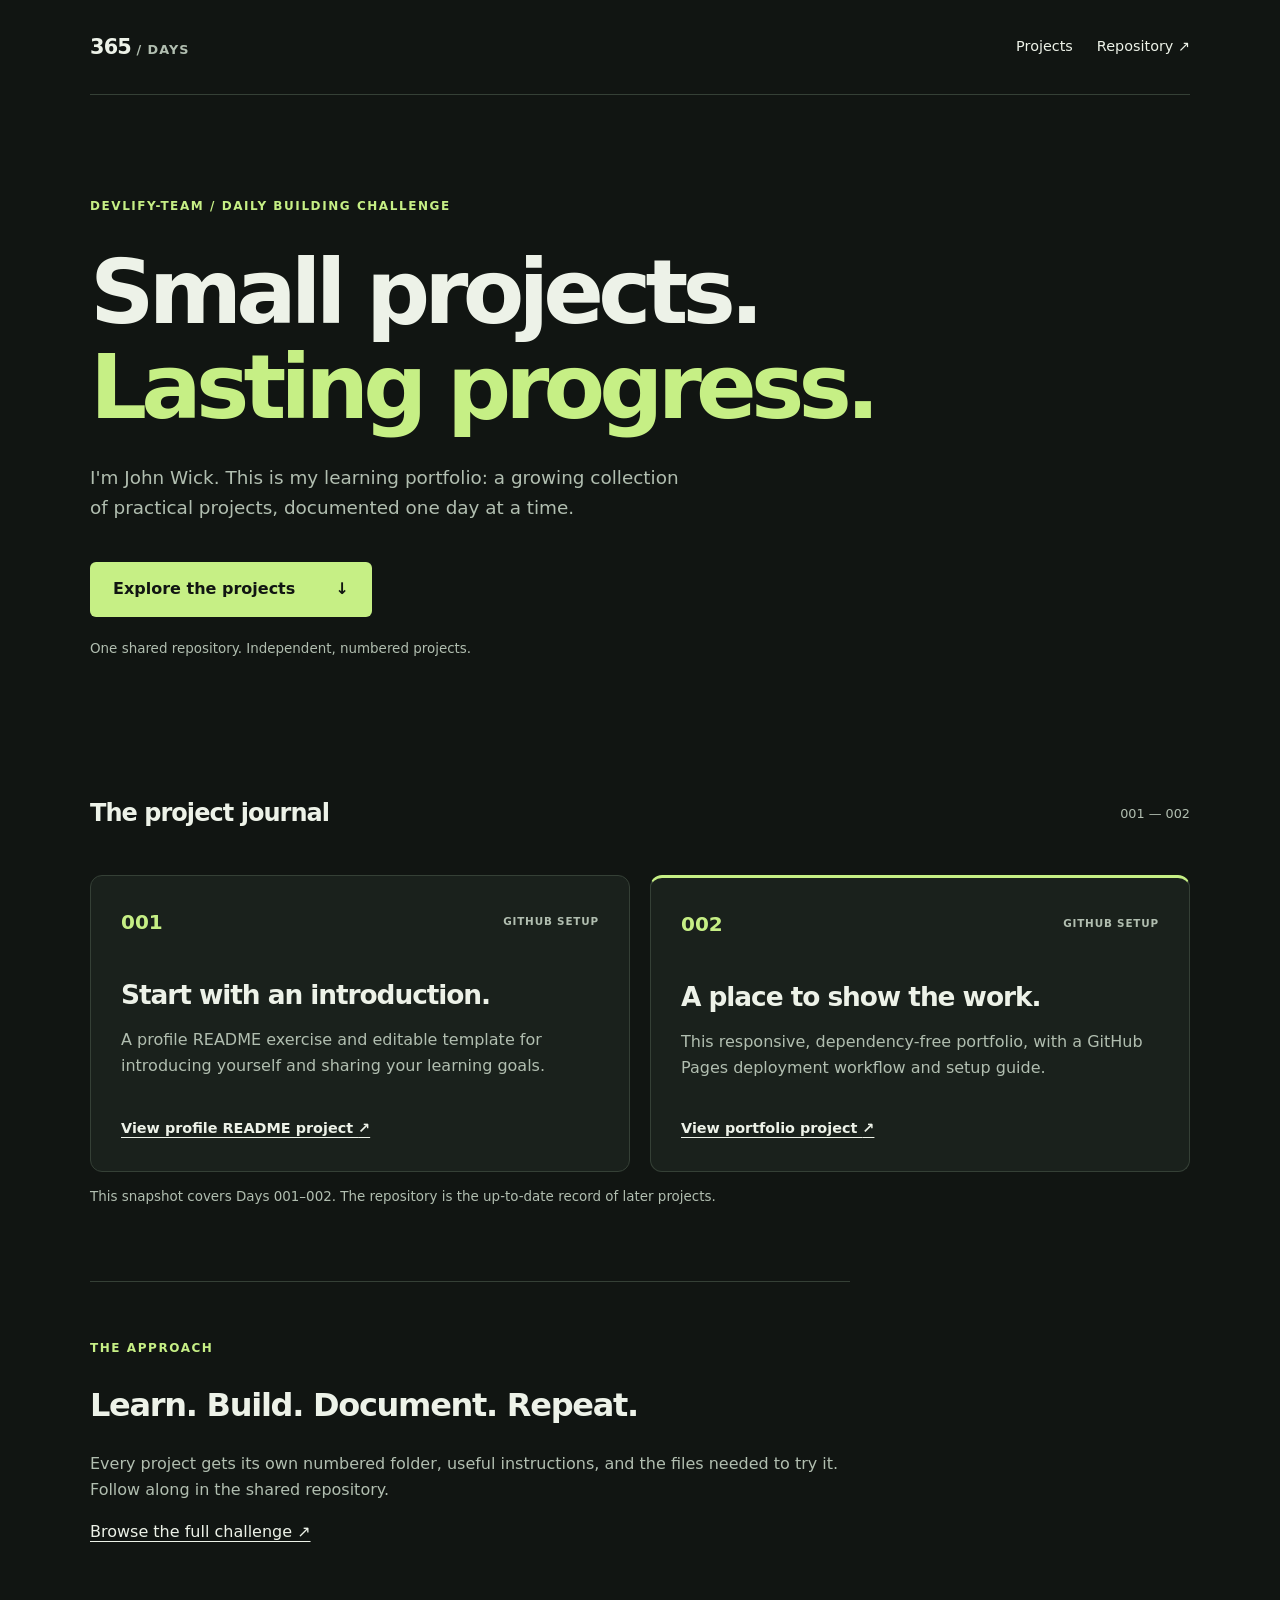
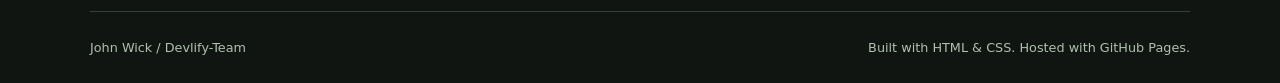
<file: 002/site/index.html>
<!doctype html>
<html lang="en">
<head>
  <meta charset="utf-8">
  <meta name="viewport" content="width=device-width, initial-scale=1">
  <meta name="description" content="John Wick's daily development projects with Devlify-Team: one repository, one project at a time.">
  <title>John Wick · 365 Days of Building</title>
  <link rel="stylesheet" href="styles.css">
</head>
<body>
  <a class="skip" href="#main">Skip to content</a>
  <header class="wrap header">
    <a class="brand" href="./" aria-label="365 Days home">365<span> / DAYS</span></a>
    <nav aria-label="Main navigation"><a href="#projects">Projects</a><a href="https://github.com/Devlify-Team/365-days">Repository ↗</a></nav>
  </header>
  <main id="main" class="wrap">
    <section class="hero" aria-labelledby="intro">
      <p class="eyebrow">DEVLIFY-TEAM / DAILY BUILDING CHALLENGE</p>
      <h1 id="intro">Small projects.<br><span>Lasting progress.</span></h1>
      <p class="intro">I'm John Wick. This is my learning portfolio: a growing collection of practical projects, documented one day at a time.</p>
      <a class="button" href="#projects">Explore the projects <span aria-hidden="true">↓</span></a>
      <p class="note">One shared repository. Independent, numbered projects.</p>
    </section>
    <section id="projects" class="projects" aria-labelledby="projects-title">
      <div class="section-head"><h2 id="projects-title">The project journal</h2><span>001 — 002</span></div>
      <div class="grid">
        <article class="card">
          <p class="number">001 <span>GITHUB SETUP</span></p>
          <h3>Start with an introduction.</h3>
          <p>A profile README exercise and editable template for introducing yourself and sharing your learning goals.</p>
          <a href="https://github.com/Devlify-Team/365-days/tree/main/001">View profile README project <span aria-hidden="true">↗</span></a>
        </article>
        <article class="card featured">
          <p class="number">002 <span>GITHUB SETUP</span></p>
          <h3>A place to show the work.</h3>
          <p>This responsive, dependency-free portfolio, with a GitHub Pages deployment workflow and setup guide.</p>
          <a href="https://github.com/Devlify-Team/365-days/tree/main/002">View portfolio project <span aria-hidden="true">↗</span></a>
        </article>
      </div>
      <p class="note">This snapshot covers Days 001–002. The repository is the up-to-date record of later projects.</p>
    </section>
    <section class="about" aria-labelledby="about-title"><p class="eyebrow">THE APPROACH</p><h2 id="about-title">Learn. Build. Document. Repeat.</h2><p>Every project gets its own numbered folder, useful instructions, and the files needed to try it. Follow along in the shared repository.</p><a href="https://github.com/Devlify-Team/365-days">Browse the full challenge ↗</a></section>
  </main>
  <footer class="wrap">John Wick / Devlify-Team <span>Built with HTML &amp; CSS. Hosted with GitHub Pages.</span></footer>
</body>
</html>
</file>
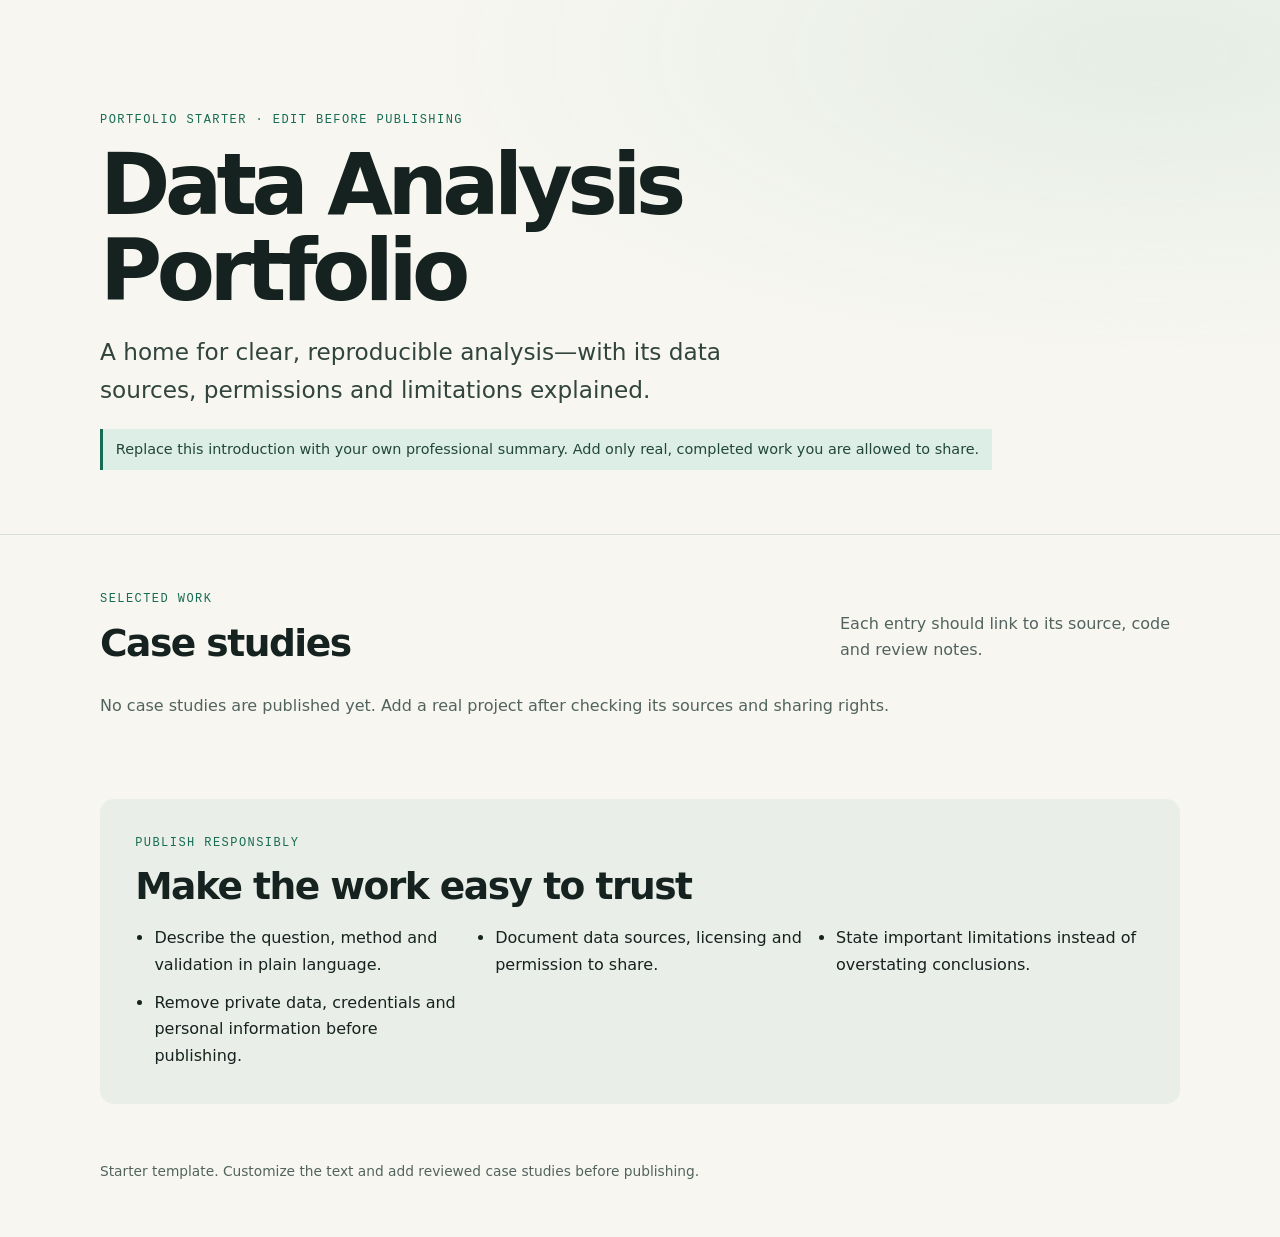
<file: 015/site/index.html>
<!doctype html>
<html lang="en">
<head>
  <meta charset="utf-8">
  <meta name="viewport" content="width=device-width, initial-scale=1">
  <meta name="description" content="A transparent portfolio of data analysis projects, sources and limitations.">
  <title>Data Analysis Portfolio</title>
  <link rel="stylesheet" href="styles.css">
  <script src="portfolio.js" defer></script>
</head>
<body>
  <a class="skip-link" href="#main">Skip to content</a>
  <header class="hero">
    <div class="container">
      <p class="eyebrow">PORTFOLIO STARTER · EDIT BEFORE PUBLISHING</p>
      <h1>Data Analysis Portfolio</h1>
      <p class="intro">A home for clear, reproducible analysis—with its data sources, permissions and limitations explained.</p>
      <p class="note">Replace this introduction with your own professional summary. Add only real, completed work you are allowed to share.</p>
    </div>
  </header>
  <main id="main" class="container">
    <section aria-labelledby="projects-title">
      <div class="section-heading">
        <div>
          <p class="eyebrow">SELECTED WORK</p>
          <h2 id="projects-title">Case studies</h2>
        </div>
        <p class="section-note">Each entry should link to its source, code and review notes.</p>
      </div>
      <p id="status" class="status" role="status" aria-live="polite">Loading portfolio entries…</p>
      <div id="project-list" class="project-grid" aria-describedby="status"></div>
    </section>
    <section class="principles" aria-labelledby="principles-title">
      <p class="eyebrow">PUBLISH RESPONSIBLY</p>
      <h2 id="principles-title">Make the work easy to trust</h2>
      <ul>
        <li>Describe the question, method and validation in plain language.</li>
        <li>Document data sources, licensing and permission to share.</li>
        <li>State important limitations instead of overstating conclusions.</li>
        <li>Remove private data, credentials and personal information before publishing.</li>
      </ul>
    </section>
  </main>
  <footer class="container footer">
    <p>Starter template. Customize the text and add reviewed case studies before publishing.</p>
  </footer>
</body>
</html>
</file>
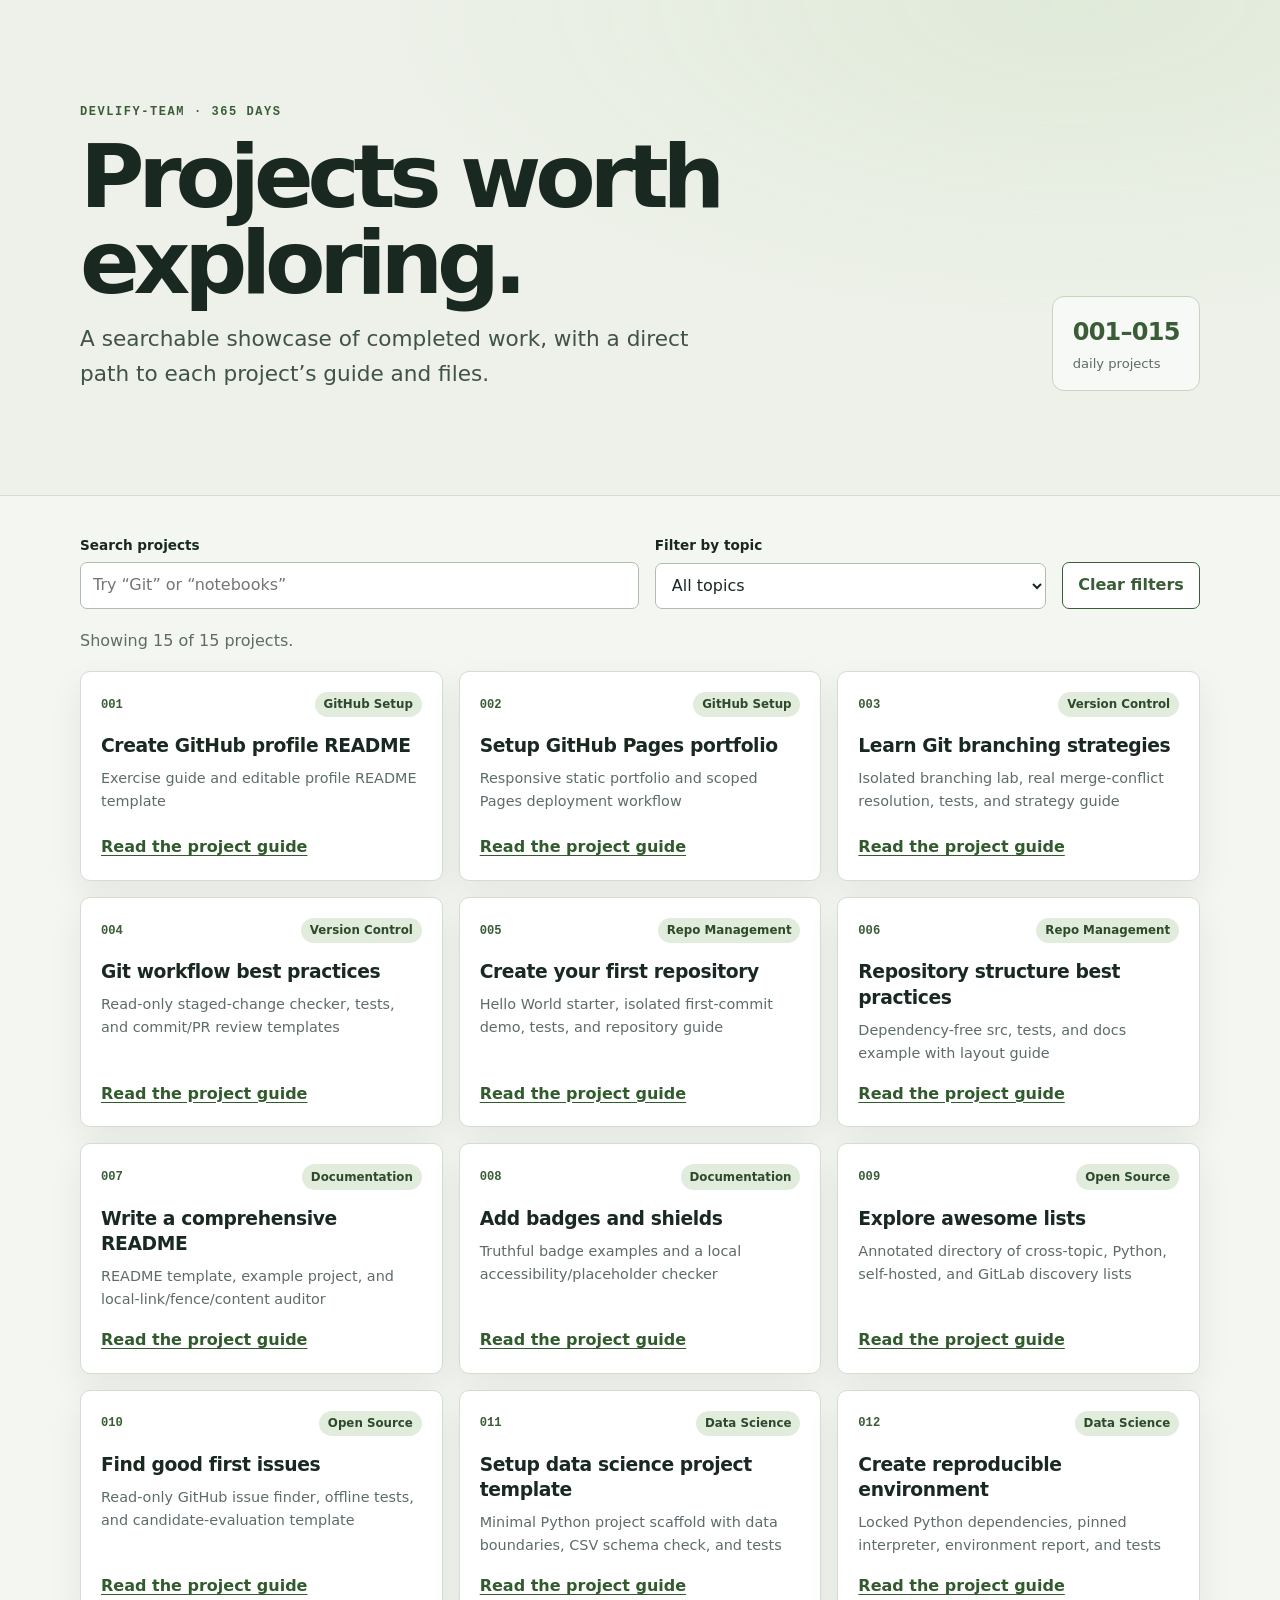
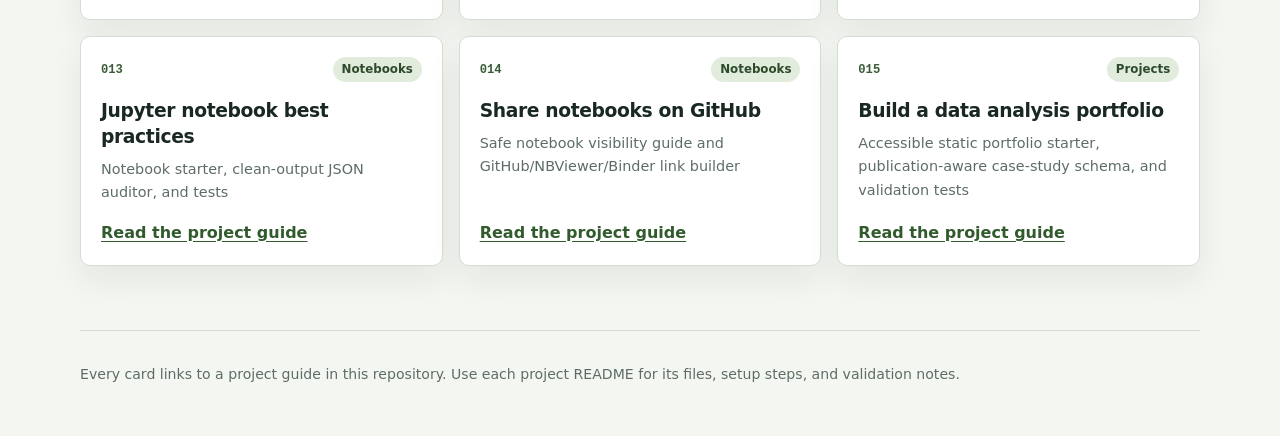
<file: 016/site/index.html>
<!doctype html>
<html lang="en">
<head>
  <meta charset="utf-8">
  <meta name="viewport" content="width=device-width, initial-scale=1">
  <meta name="description" content="Browse completed daily software and documentation projects by topic.">
  <title>Project Showcase · 365 Days</title>
  <link rel="stylesheet" href="styles.css">
  <script src="showcase.js" defer></script>
</head>
<body>
  <a class="skip-link" href="#projects">Skip to projects</a>
  <header class="hero">
    <div class="container hero-grid">
      <div>
        <p class="eyebrow">DEVLIFY-TEAM · 365 DAYS</p>
        <h1>Projects worth exploring.</h1>
        <p class="intro">A searchable showcase of completed work, with a direct path to each project’s guide and files.</p>
      </div>
      <p class="counter" aria-label="Current showcase"><strong>001–015</strong><span>daily projects</span></p>
    </div>
  </header>
  <main id="projects" class="container">
    <div class="toolbar">
      <div class="field">
        <label for="search">Search projects</label>
        <input id="search" type="search" placeholder="Try “Git” or “notebooks”" autocomplete="off">
      </div>
      <div class="field">
        <label for="topic">Filter by topic</label>
        <select id="topic"><option value="">All topics</option></select>
      </div>
      <button id="clear" class="clear-button" type="button">Clear filters</button>
    </div>
    <p id="status" class="status" role="status" aria-live="polite">Loading project list…</p>
    <div id="project-list" class="project-grid" aria-describedby="status"></div>
    <noscript>This project showcase needs JavaScript enabled to render its local project manifest.</noscript>
  </main>
  <footer class="container footer">
    <p>Every card links to a project guide in this repository. Use each project README for its files, setup steps, and validation notes.</p>
  </footer>
</body>
</html>
</file>
<file: 002/site/styles.css>
:root { color-scheme: dark; --bg:#111512; --panel:#1a211c; --text:#edf2e8; --muted:#b1beb0; --accent:#c6ef85; --border:#354036; }
* { box-sizing:border-box; }
html { scroll-behavior:smooth; }
body { margin:0; background:var(--bg); color:var(--text); font-family:system-ui,-apple-system,BlinkMacSystemFont,"Segoe UI",sans-serif; line-height:1.65; }
a { color:inherit; text-underline-offset:.25em; }
a:hover { color:var(--accent); }
a:focus-visible { outline:3px solid var(--accent); outline-offset:6px; }
.wrap { width:min(1100px,calc(100% - 48px)); margin-inline:auto; }
.skip { position:absolute; top:-100px; left:16px; padding:12px; background:var(--accent); color:var(--bg); z-index:5; }
.skip:focus { top:16px; }
.header { display:flex; justify-content:space-between; align-items:center; padding-block:30px; border-bottom:1px solid var(--border); gap:20px; }
.brand { font-size:1.3rem; font-weight:850; text-decoration:none; letter-spacing:-.04em; }
.brand span { color:var(--muted); font-size:.8rem; letter-spacing:.08em; }
nav { display:flex; gap:24px; font-size:.9rem; }
nav a { text-decoration:none; }
.hero { padding:90px 0 70px; max-width:850px; }
.eyebrow { color:var(--accent); font-size:.75rem; font-weight:700; letter-spacing:.13em; }
h1 { font-size:clamp(2.8rem,7vw,5.9rem); line-height:1.06; letter-spacing:-.065em; margin:28px 0; }
h1 span { color:var(--accent); }
.intro { max-width:600px; color:var(--muted); font-size:1.15rem; }
.button { display:inline-flex; gap:40px; align-items:center; background:var(--accent); color:var(--bg); padding:14px 23px; font-weight:700; text-decoration:none; border-radius:6px; margin:20px 0 8px; }
.button:hover { background:#d9ffaa; color:var(--bg); }
.note { color:var(--muted); font-size:.84rem; }
.projects { padding:30px 0 60px; scroll-margin-top:30px; }
.section-head { display:flex; align-items:center; justify-content:space-between; gap:20px; margin-bottom:22px; }
.section-head h2 { font-size:1.5rem; letter-spacing:-.04em; }
.section-head>span { font-size:.8rem; color:var(--muted); }
.grid { display:grid; grid-template-columns:1fr 1fr; gap:20px; }
.card { display:flex; flex-direction:column; background:var(--panel); border:1px solid var(--border); padding:30px; border-radius:12px; }
.featured { border-top:3px solid var(--accent); }
.number { color:var(--accent); font-size:1.25rem; font-weight:700; margin:0 0 40px; }
.number span { float:right; font-size:.65rem; letter-spacing:.08em; color:var(--muted); padding-top:7px; }
h3 { font-size:1.65rem; line-height:1.2; letter-spacing:-.04em; margin:0; }
.card>p:not(.number) { color:var(--muted); }
.card>a { margin-top:auto; padding-top:20px; font-size:.9rem; font-weight:600; }
.about { border-top:1px solid var(--border); padding:45px 0 65px; max-width:760px; }
.about h2 { font-size:2rem; line-height:1.2; letter-spacing:-.04em; }
.about>p:not(.eyebrow) { color:var(--muted); }
footer { border-top:1px solid var(--border); padding-block:25px; color:var(--muted); font-size:.8rem; display:flex; justify-content:space-between; gap:20px; flex-wrap:wrap; }
@media(max-width:640px) { .wrap { width:calc(100% - 32px); } .hero { padding-top:55px; } .grid { grid-template-columns:1fr; } .card { padding:24px; } nav { gap:14px; font-size:.8rem; } .section-head { align-items:baseline; } .section-head h2 { font-size:1.25rem; } }
@media(prefers-reduced-motion:reduce) { html { scroll-behavior:auto; } }
</file>
<file: 015/site/styles.css>
:root {
  color-scheme: light;
  --ink: #15221f;
  --muted: #52635e;
  --paper: #f7f6f1;
  --surface: #fffefa;
  --accent: #176b55;
  --accent-light: #dceee6;
  --line: #d7ded8;
  font-family: system-ui, "Segoe UI", sans-serif;
  font-synthesis: none;
  text-rendering: optimizeLegibility;
}

* { box-sizing: border-box; }
body { margin: 0; background: var(--paper); color: var(--ink); line-height: 1.65; }
.container { width: min(100% - 2.5rem, 1080px); margin-inline: auto; }
.skip-link { position: absolute; left: 1rem; top: -5rem; padding: .65rem 1rem; background: var(--ink); color: white; z-index: 10; }
.skip-link:focus { top: 1rem; }
.hero { padding: clamp(3.5rem, 10vw, 7rem) 0 4rem; border-bottom: 1px solid var(--line); background: radial-gradient(ellipse at 90% 10%, #e5eee4 0, transparent 44%), var(--paper); }
.eyebrow { margin: 0 0 .8rem; font: 500 .75rem/1.4 ui-monospace, SFMono-Regular, Consolas, monospace; letter-spacing: .12em; color: var(--accent); }
h1, h2, p { margin-top: 0; }
h1 { max-width: 780px; margin-bottom: 1.15rem; font-size: clamp(2.5rem, 7vw, 5.3rem); letter-spacing: -.065em; line-height: 1.02; }
.intro { max-width: 680px; margin-bottom: 1.2rem; color: #31443d; font-size: clamp(1.1rem, 2.4vw, 1.45rem); }
.note { display: inline-block; margin-bottom: 0; padding: .55rem .8rem; border-left: 3px solid var(--accent); background: var(--accent-light); color: #22463b; font-size: .9rem; }
main { padding-block: 3.5rem 2rem; }
.section-heading { display: flex; justify-content: space-between; align-items: end; gap: 2rem; margin-bottom: 1.4rem; }
h2 { margin-bottom: .3rem; font-size: clamp(1.65rem, 4vw, 2.35rem); letter-spacing: -.04em; line-height: 1.2; }
.section-note { max-width: 340px; margin-bottom: .45rem; color: var(--muted); }
.status { margin: 1rem 0; color: var(--muted); }
.project-grid { display: grid; grid-template-columns: repeat(auto-fit, minmax(min(100%, 290px), 1fr)); gap: 1rem; }
.project-card { padding: 1.4rem; border: 1px solid var(--line); border-radius: 12px; background: var(--surface); box-shadow: 0 10px 24px rgb(21 34 31 / 4%); }
.project-card h3 { margin: 0 0 .55rem; font-size: 1.2rem; line-height: 1.35; }
.project-card p { margin-bottom: .7rem; }
.project-card .meta { color: var(--muted); font-size: .88rem; }
a { color: #155d49; text-underline-offset: .18em; }
a:hover { color: #0d3d30; }
a:focus-visible { outline: 3px solid #c15f24; outline-offset: 3px; border-radius: 2px; }
.principles { margin-top: 4rem; padding: clamp(1.3rem, 4vw, 2.2rem); border-radius: 14px; background: #e9eee8; }
.principles h2 { margin-bottom: 1rem; }
.principles ul { display: grid; grid-template-columns: repeat(auto-fit, minmax(min(100%, 240px), 1fr)); gap: .75rem 2rem; margin: 0; padding-left: 1.2rem; }
.footer { padding-block: 1.5rem 2.5rem; color: var(--muted); font-size: .86rem; }
@media (max-width: 640px) { .section-heading { display: block; } .section-note { margin-top: .65rem; } }
@media (prefers-reduced-motion: reduce) { *, *::before, *::after { scroll-behavior: auto !important; animation-duration: .01ms !important; transition-duration: .01ms !important; } }
</file>
<file: 016/site/styles.css>
:root {
  color-scheme: light;
  --ink: #192821;
  --muted: #5d6d65;
  --paper: #f4f6f1;
  --surface: #fff;
  --accent: #3a5d37;
  --accent-soft: #e2ecdd;
  --border: #d4ddd2;
  --shadow: 0 14px 34px rgb(23 42 30 / 7%);
  font-family: system-ui, -apple-system, BlinkMacSystemFont, "Segoe UI", sans-serif;
  line-height: 1.6;
  font-synthesis: none;
  text-rendering: optimizeLegibility;
}
* { box-sizing: border-box; }
body { margin: 0; background: var(--paper); color: var(--ink); }
.container { width: min(100% - 2rem, 1120px); margin-inline: auto; }
.skip-link { position: absolute; top: -5rem; left: 1rem; z-index: 1; padding: .7rem 1rem; background: var(--ink); color: white; }
.skip-link:focus { top: 1rem; }
.hero { padding: clamp(3rem, 9vw, 6.5rem) 0; border-bottom: 1px solid var(--border); background: radial-gradient(ellipse at 84% 0%, #e0ead9 0, transparent 45%), #edf1e9; }
.hero-grid { display: flex; justify-content: space-between; align-items: end; gap: 2rem; }
.eyebrow { margin: 0 0 .8rem; color: var(--accent); font: 600 .75rem/1.4 ui-monospace, SFMono-Regular, Consolas, monospace; letter-spacing: .13em; }
h1 { max-width: 760px; margin: 0 0 1rem; font-size: clamp(2.8rem, 7vw, 5.5rem); line-height: .98; letter-spacing: -.07em; }
.intro { max-width: 630px; margin: 0; color: #415247; font-size: clamp(1.08rem, 2.4vw, 1.35rem); }
.counter { display: grid; flex: 0 0 auto; gap: .1rem; margin: 0; padding: 1rem 1.2rem; border: 1px solid #c6d4c1; border-radius: 12px; background: rgb(255 255 255 / 60%); }
.counter strong { color: var(--accent); font-size: 1.5rem; letter-spacing: -.03em; }
.counter span { color: var(--muted); font-size: .82rem; }
main { padding-block: 2.4rem 4rem; }
.toolbar { display: grid; grid-template-columns: minmax(220px, 1fr) minmax(180px, .7fr) auto; align-items: end; gap: 1rem; margin-bottom: 1.2rem; }
.field { display: grid; gap: .35rem; }
label { font-size: .85rem; font-weight: 650; }
input, select, button { min-height: 46px; border: 1px solid #aebdb0; border-radius: 7px; background: var(--surface); color: var(--ink); font: inherit; }
input, select { width: 100%; padding: .6rem .75rem; }
button { padding: .6rem .95rem; cursor: pointer; font-weight: 650; }
button:hover { background: var(--accent-soft); }
input:focus-visible, select:focus-visible, button:focus-visible, a:focus-visible { outline: 3px solid #9b511e; outline-offset: 2px; }
.clear-button { border-color: var(--accent); color: var(--accent); }
.status { min-height: 1.7em; margin: .5rem 0 1rem; color: var(--muted); }
.project-grid { display: grid; grid-template-columns: repeat(auto-fit, minmax(min(100%, 290px), 1fr)); gap: 1rem; }
.project-card { display: flex; flex-direction: column; min-height: 210px; padding: 1.25rem; border: 1px solid var(--border); border-radius: 10px; background: var(--surface); box-shadow: var(--shadow); }
.project-topline { display: flex; justify-content: space-between; align-items: center; gap: .8rem; margin-bottom: 1rem; }
.project-number { color: var(--accent); font: 600 .76rem ui-monospace, SFMono-Regular, Consolas, monospace; }
.topic-tag { display: inline-block; padding: .2rem .55rem; border-radius: 999px; background: var(--accent-soft); color: #2d4a2b; font-size: .74rem; font-weight: 600; }
.project-card h2 { margin: 0 0 .55rem; font-size: 1.17rem; line-height: 1.35; letter-spacing: -.02em; }
.project-card p { margin: 0 0 1rem; color: var(--muted); font-size: .9rem; }
.project-link { margin-top: auto; color: #315b2d; font-weight: 650; text-underline-offset: .2em; }
.empty { padding: 2rem; border: 1px dashed var(--border); border-radius: 10px; background: var(--surface); color: var(--muted); }
.footer { padding-block: 1.1rem 2.3rem; border-top: 1px solid var(--border); color: var(--muted); font-size: .88rem; }
@media (max-width: 720px) { .hero-grid { display: block; } .counter { display: inline-grid; margin-top: 1.5rem; } .toolbar { grid-template-columns: 1fr; } .clear-button { justify-self: start; } }
@media (prefers-reduced-motion: reduce) { *, *::before, *::after { scroll-behavior: auto !important; animation-duration: .01ms !important; transition-duration: .01ms !important; } }
</file>
